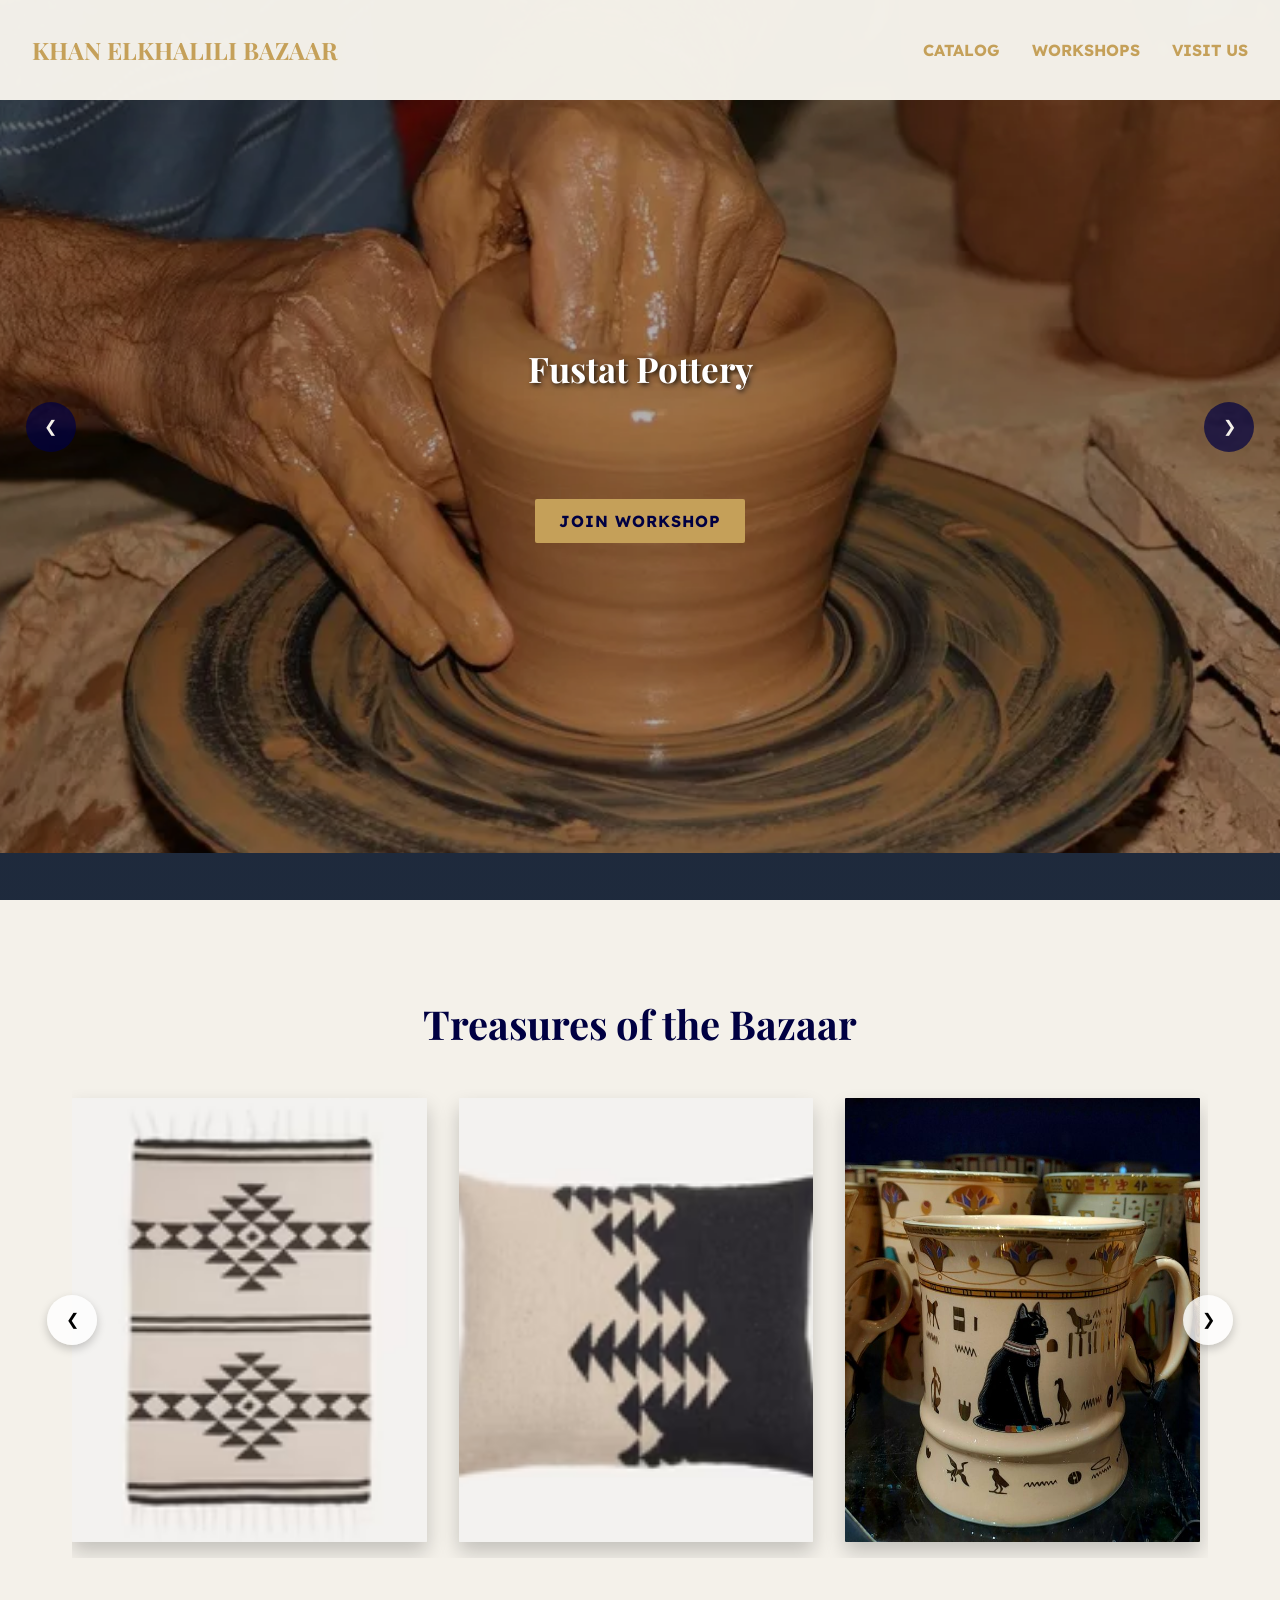
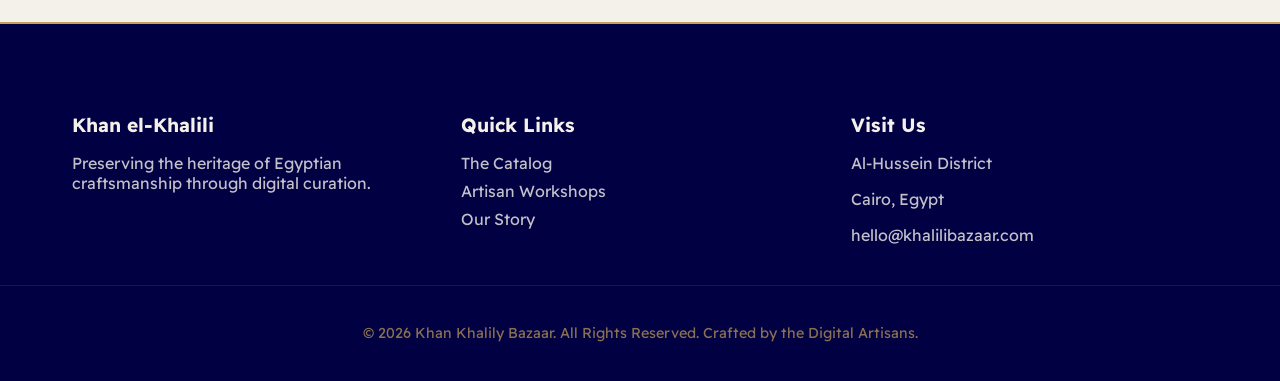
<file: index.html>
<!DOCTYPE html>
<html lang="en">

<head>
    <meta charset="UTF-8">
    <meta name="viewport" content="width=device-width, initial-scale=1.0">
    <link rel="preconnect" href="https://fonts.googleapis.com">
    <link rel="preconnect" href="https://fonts.gstatic.com" crossorigin>
    <link
        href="https://fonts.googleapis.com/css2?family=Playfair+Display:ital,wght@0,400..900;1,400..900&family=Readex+Pro:wght@160..700&display=swap"
        rel="stylesheet">
    <link rel="preconnect" href="https://fonts.googleapis.com">
    <link rel="preconnect" href="https://fonts.gstatic.com" crossorigin>
    <link href="https://fonts.googleapis.com/css2?family=Readex+Pro:wght@160..700&display=swap" rel="stylesheet">
    <link rel="icon" type="image/png" href="images/fav-icon.jpg">
    <link rel="stylesheet" href="style.css">
    <title>Khan Elkhalili Bazaar</title>
</head>

<body>
    <header class="site-header">
        <nav class="nav">
            <div>
                <a href="index.html" class="logo">Khan Elkhalili Bazaar</a>
            </div>
            <ul class="nav-urls">
                <li><a href="catalog.html">Catalog</a></li>
                <li><a href="workshops.html">Workshops</a></li>
                <li><a href="visit.html">Visit Us</a></li>
            </ul>
        </nav>
    </header>
    <section class="home-workshops-parallax">
        <div class="workshops-overlay">
            <div class="workshop-carousel-container">
                <button class="carousel-btn left-btn" id="ws-left">&#10094;</button>

                <div class="workshop-track" id="workshop-track">

                    <div class="ws-slide">
                        <img src="images/Workshops/Pottery-Fustat.webp" alt="Pottery Workshop">
                        <div class="ws-slide-content">
                            <h3>Fustat Pottery</h3>
                            <p class="ws-desc">Shape the clay of the Nile and learn ancient wheel-throwing techniques
                                from master artisans.</p>
                            <a href="workshops.html#pottery" class="btn-flash">Join Workshop</a>
                        </div>
                    </div>

                    <div class="ws-slide">
                        <img src="images/Workshops/jewellerycraftsmanship-jpg.webp" alt="MetalWork Workshop">
                        <div class="ws-slide-content">
                            <h3>Brass Forging</h3>
                            <p class="ws-desc">Master the hammer and anvil to create intricate, luminous brass lanterns
                                and bowls.</p>
                            <a href="workshops.html#metalwork" class="btn-flash">Join Workshop</a>
                        </div>
                    </div>

                    <div class="ws-slide">
                        <img src="images/Workshops/weaving-no-person.jpg" alt="Weaving Workshop">
                        <div class="ws-slide-content">
                            <h3>Arabesque Weaving</h3>
                            <p class="ws-desc">Sit at a traditional loom and weave vibrant cottons and silks. Understand
                                the mathematics and patience behind Egypt's world-renowned textiles.</p>
                            <a href="workshops.html#Weaving" class="btn-flash">Join Workshop</a>
                        </div>
                    </div>
                </div>

                <button class="carousel-btn right-btn" id="ws-right">&#10095;</button>
            </div>
        </div>
    </section>

    <section id="home-catalog">
        <div class="catalog-slider-wrapper">
            <h2>Treasures of the Bazaar</h2>

            <div class="slider-container">
                <!-- Navigation Arrows -->
                <button class="slider-btn prev-btn" id="slide-left">&#10094;</button>

                <!-- The Sliding Track -->
                <div class="slider-track" id="catalog-track">

                    <!-- Product 1 -->
                    <div class="catalog-card">
                        <img src="images/BaladiHome_Rug_Amal01_150x150.avif" alt="Baladi Home Rug">
                        <div class="card-overlay">
                            <h3>Amal Rug</h3>
                            <a href="catalog.html" class="btn-primary">View Catalog</a>
                        </div>
                    </div>

                    <!-- Product 2 -->
                    <div class="catalog-card">
                        <img src="images/BaladiHome_Pillow_Nour01_150x150.avif" alt="Baladi Home Pillow">
                        <div class="card-overlay">
                            <h3>Nour Pillow</h3>
                            <a href="catalog.html" class="btn-primary">View Catalog</a>
                        </div>
                    </div>

                    <!-- Product 3 -->
                    <div class="catalog-card">
                        <img src="images/products/vintage egyptian mug.jpg" alt="Vintage Egyptian Mug">
                        <div class="card-overlay">
                            <h3>Vintage Mug</h3>
                            <a href="catalog.html" class="btn-primary">View Catalog</a>
                        </div>
                    </div>

                    <!-- Product 4 (Placeholder to show scrolling) -->
                    <div class="catalog-card">
                        <img src="images/BaladiHome_Rug_Amal01_150x150.avif" alt="Placeholder">
                        <div class="card-overlay">
                            <h3>Brass Lantern</h3>
                            <a href="catalog.html" class="btn-primary">View Catalog</a>
                        </div>
                    </div>

                </div>

                <button class="slider-btn next-btn" id="slide-right">&#10095;</button>
            </div>
        </div>
    </section>
    <footer class="site-footer">
        <div class="footer-grid">
            <div class="footer-col">
                <h4>Khan el-Khalili</h4>
                <p>Preserving the heritage of Egyptian craftsmanship through digital curation.</p>
            </div>
            <div class="footer-col">
                <h4>Quick Links</h4>
                <a href="catalog.html">The Catalog</a>
                <a href="workshops.html">Artisan Workshops</a>
                <a href="#">Our Story</a>
            </div>
            <div class="footer-col">
                <h4>Visit Us</h4>
                <p>Al-Hussein District</p>
                <p>Cairo, Egypt</p>
                <p>hello@khalilibazaar.com</p>
            </div>
        </div>
        <div class="footer-bottom">
            <p>&copy; 2026 Khan Khalily Bazaar. All Rights Reserved. Crafted by the Digital Artisans.</p>
        </div>
    </footer>
    <script src="script.js"></script>
</body>

</html>
</file>
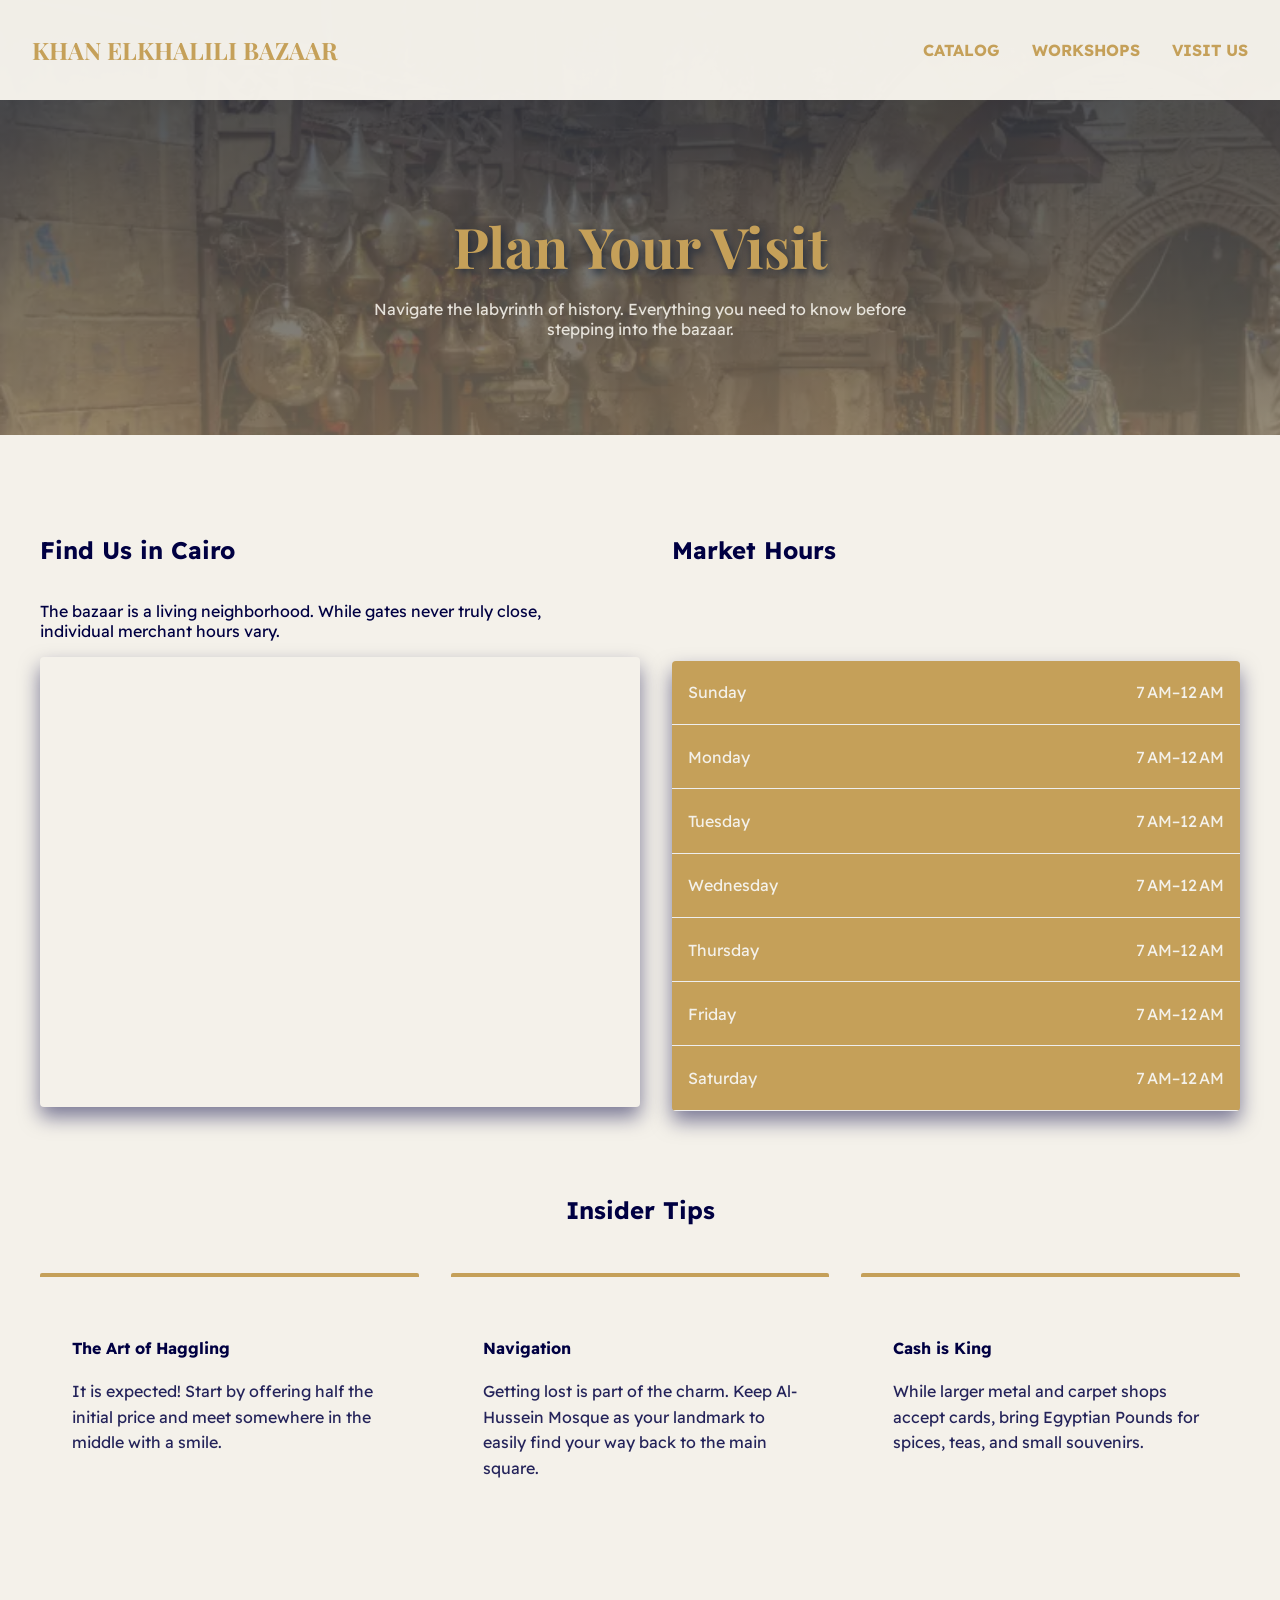
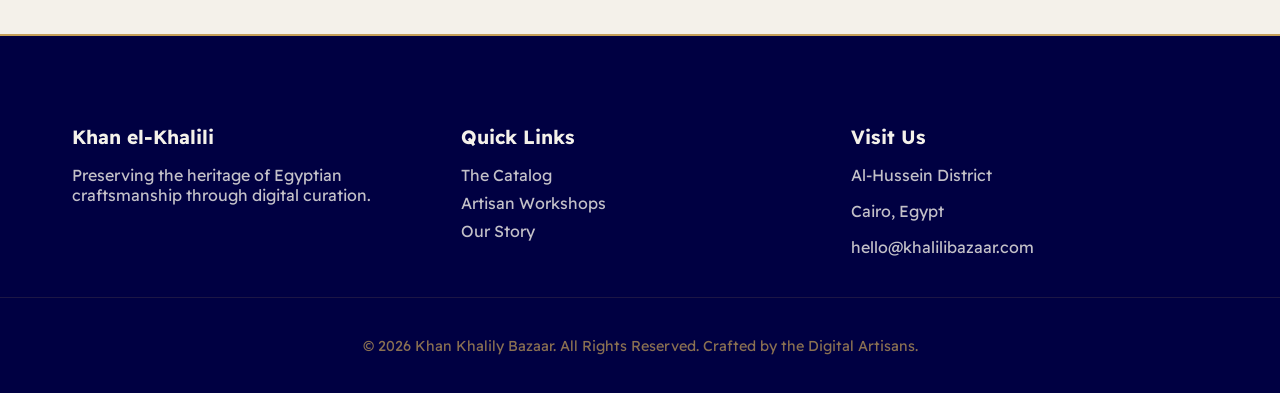
<file: visit.html>
<!DOCTYPE html>
<html lang="en">

<head>
    <meta charset="UTF-8">
    <meta name="viewport" content="width=device-width, initial-scale=1.0">
    <link rel="preconnect" href="https://fonts.googleapis.com">
    <link rel="preconnect" href="https://fonts.gstatic.com" crossorigin>
    <link href="https://fonts.googleapis.com/css2?family=Readex+Pro:wght@160..700&display=swap" rel="stylesheet">
    <link rel="preconnect" href="https://fonts.googleapis.com">
    <link rel="preconnect" href="https://fonts.gstatic.com" crossorigin>
    <link
        href="https://fonts.googleapis.com/css2?family=Playfair+Display:ital,wght@0,400..900;1,400..900&family=Readex+Pro:wght@160..700&display=swap"
        rel="stylesheet">
    <link rel="icon" type="image/png" href="images/fav-icon.jpg">
    <link rel="stylesheet" href="style.css">
    <title>Plan Your Visit | Khan Elkhalili Bazaar</title>
</head>

<body>
    <header class="site-header">
        <nav class="nav">
            <div>
                <!-- make the logo embedded with a hyperlink to home -->
                <a href="index.html" class="logo">Khan Elkhalili Bazaar</a>
            </div>
            <ul class="nav-urls">
                <!-- make the links on the far right side of the logo -->
                <li><a href="catalog.html">Catalog</a></li>
                <li><a href="workshops.html">Workshops</a></li>
                <li><a href="visit.html">Visit Us</a></li>
            </ul>
        </nav>
    </header>
    <main class="Visit">
        <section class="page-hero"
            style="background-image: linear-gradient(rgba(26, 38, 57, 0.86), rgba(246, 211, 147, 0.729)), url(images/khan-EL-Khalili-Bazaar-EgyptaTours-1.webp)">
            <div class="hero-text">
                <h1>Plan Your Visit</h1>
                <div class="accent-divider"></div>
                <p>Navigate the labyrinth of history. Everything you need to know before stepping into the bazaar.</p>
            </div>
        </section>

        <section class="map-hours-section">
            <div class="map-hours-container">
                <div class="map-container">
                    <h2>Find Us in Cairo</h2>
                    <p>The bazaar is a living neighborhood. While gates never truly close, individual merchant hours
                        vary.</p>
                    <div class="map-wrapper">
                        <iframe
                            src="https://www.google.com/maps/embed?pb=!1m16!1m11!1m3!1d3!2d31.2273658!3d30.034385999999998!2m2!1f0!2f90!3m2!1i1024!2i768!4f75!3m3!1m2!1s0x14584700537e5a9b%3A0x31c8538a9d5cfabd!2sBazaar%20khan%20El%20Khalili%20gift%20shop!4v1777764810490"
                            width="600" height="450" style="border:0;" allowfullscreen="" loading="lazy"
                            referrerpolicy="no-referrer-when-downgrade"></iframe>
                    </div>
                </div>


                <div class="hours-container">
                    <h2>Market Hours</h2>
                    <table class="hours-table">
                        <tr>
                            <td>Sunday</td>
                            <td class="time">7 AM–12 AM</td>
                        </tr>
                        <tr>
                            <td>Monday</td>
                            <td class="time">7 AM–12 AM</td>
                        </tr>
                        <tr>
                            <td>Tuesday</td>
                            <td class="time">7 AM–12 AM</td>
                        </tr>
                        <tr>
                            <td>Wednesday</td>
                            <td class="time">7 AM–12 AM</td>
                        </tr>
                        <tr>
                            <td>Thursday</td>
                            <td class="time">7 AM–12 AM</td>
                        </tr>
                        <tr>
                            <td>Friday</td>
                            <td class="time">7 AM–12 AM</td>
                        </tr>
                        <tr>
                            <td>Saturday</td>
                            <td class="time">7 AM–12 AM</td>
                        </tr>
                    </table>
                </div>
        </section>
        <section class="tips-section">
            <h2>Insider Tips</h2>
            <div class="tips-grid">
                <div class="tip-card">
                    <h4>The Art of Haggling</h4>
                    <p>It is expected! Start by offering half the initial price and meet somewhere in the middle with a
                        smile.</p>
                </div>

                <div class="tip-card">
                    <h4>Navigation</h4>
                    <p>Getting lost is part of the charm. Keep Al-Hussein Mosque as your landmark to easily find your
                        way back to the main square.</p>
                </div>

                <div class="tip-card">
                    <h4>Cash is King</h4>
                    <p>While larger metal and carpet shops accept cards, bring Egyptian Pounds for spices, teas, and
                        small souvenirs.</p>
                </div>
            </div>
        </section>
        <footer class="site-footer">
            <div class="footer-grid">
                <div class="footer-col">
                    <h4>Khan el-Khalili</h4>
                    <p>Preserving the heritage of Egyptian craftsmanship through digital curation.</p>
                </div>
                <div class="footer-col">
                    <h4>Quick Links</h4>
                    <a href="catalog.html">The Catalog</a>
                    <a href="workshops.html">Artisan Workshops</a>
                    <a href="#">Our Story</a>
                </div>
                <div class="footer-col">
                    <h4>Visit Us</h4>
                    <p>Al-Hussein District</p>
                    <p>Cairo, Egypt</p>
                    <p>hello@khalilibazaar.com</p>
                </div>
            </div>
            <div class="footer-bottom">
                <p>&copy; 2026 Khan Khalily Bazaar. All Rights Reserved. Crafted by the Digital Artisans.</p>
            </div>
        </footer>

        <script src="script.js"></script>
</body>

</html>
</file>
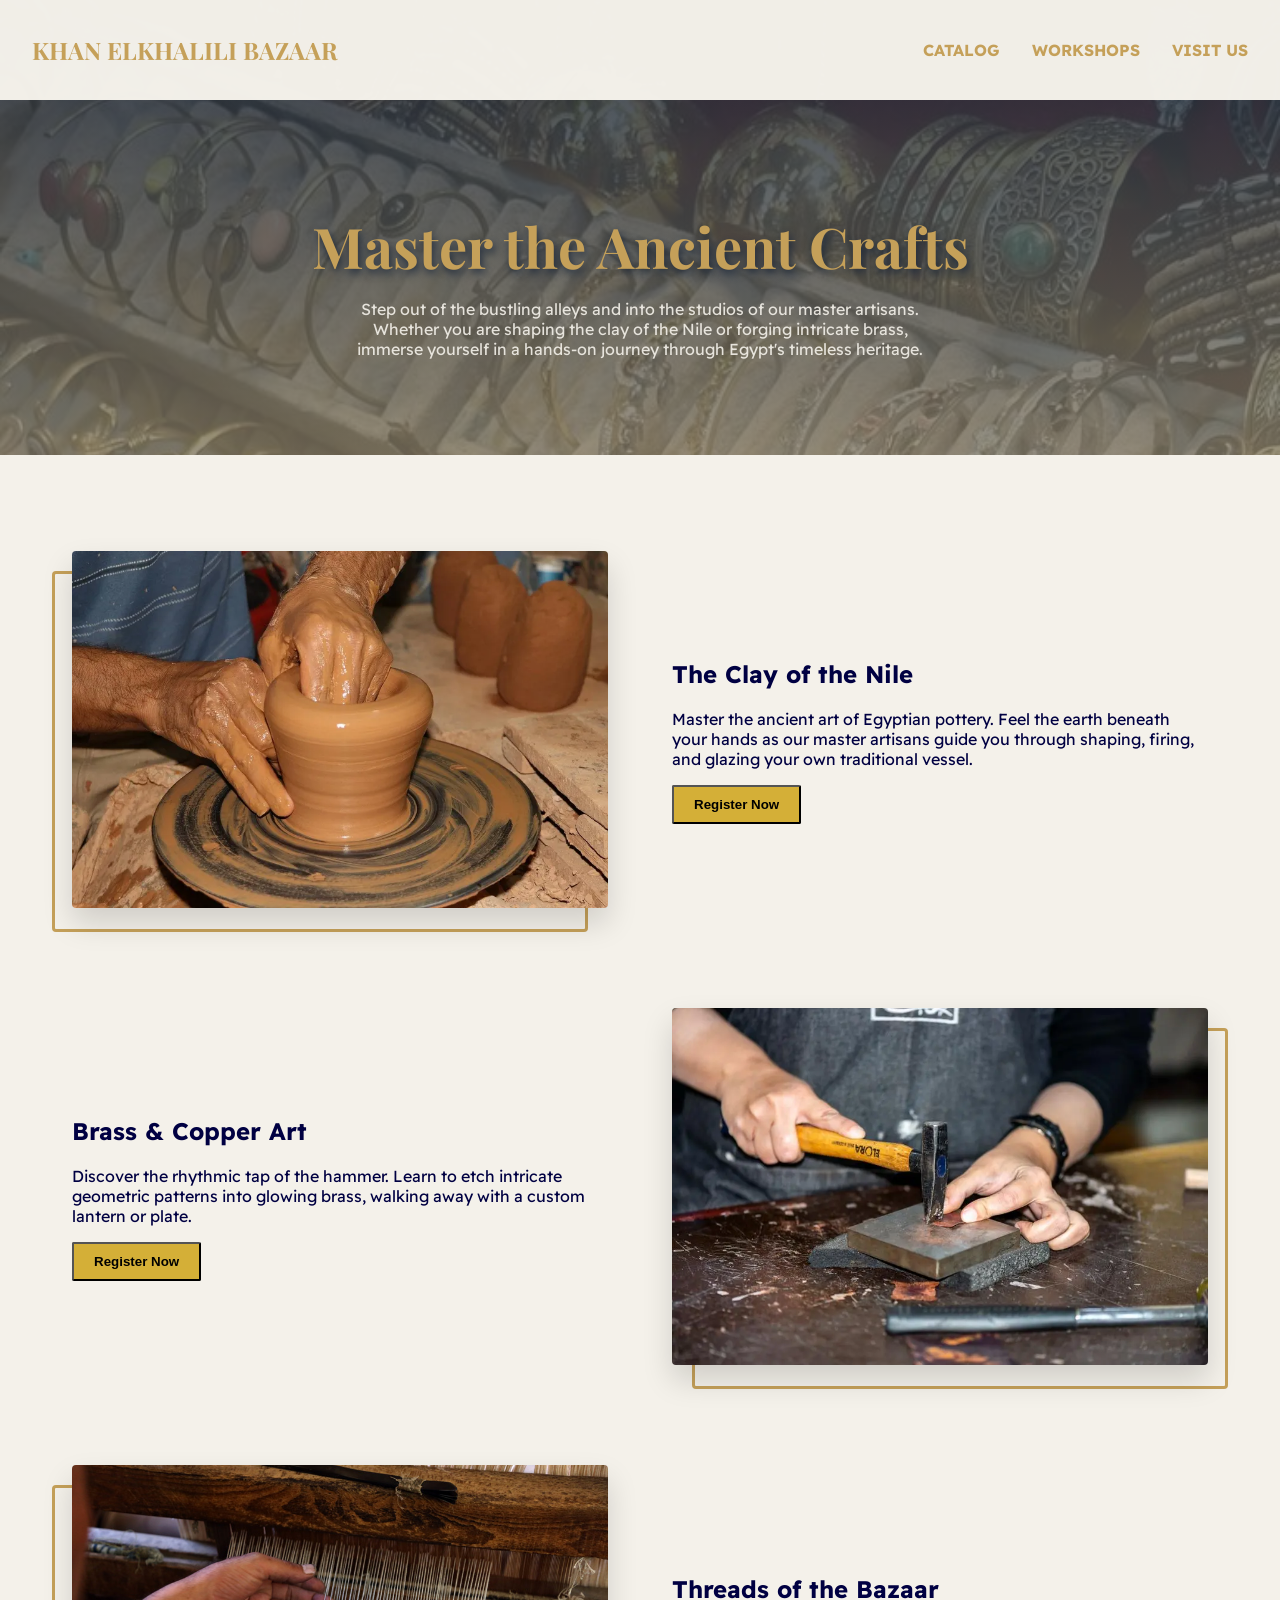
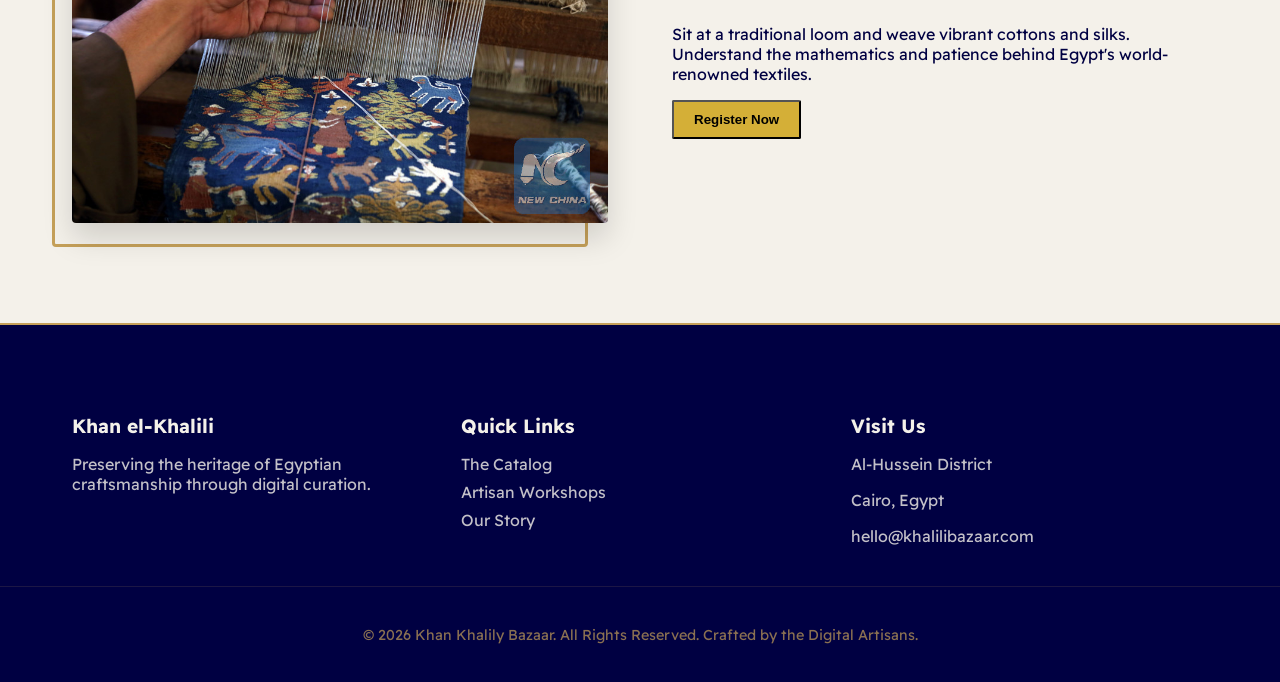
<file: workshops.html>
<!DOCTYPE html>
<html lang="en">

<head>
    <meta charset="UTF-8">
    <meta name="viewport" content="width=device-width, initial-scale=1.0">
    <link rel="preconnect" href="https://fonts.googleapis.com">
    <link rel="preconnect" href="https://fonts.gstatic.com" crossorigin>
    <link href="https://fonts.googleapis.com/css2?family=Readex+Pro:wght@160..700&display=swap" rel="stylesheet">
    <link rel="preconnect" href="https://fonts.googleapis.com">
    <link rel="preconnect" href="https://fonts.gstatic.com" crossorigin>
    <link
        href="https://fonts.googleapis.com/css2?family=Playfair+Display:ital,wght@0,400..900;1,400..900&family=Readex+Pro:wght@160..700&display=swap"
        rel="stylesheet">
    <link rel="icon" type="image/png" href="images/fav-icon.jpg">
    <link rel="stylesheet" href="style.css">
    <title>Khan Elkhalili Bazaar</title>
</head>

<body>
    <header class="site-header">
        <nav class="nav">
            <div>
                <a href="index.html" class="logo">Khan Elkhalili Bazaar</a>
            </div>
            <ul class="nav-urls">
                <li><a href="catalog.html">Catalog</a></li>
                <li><a href="workshops.html">Workshops</a></li>
                <li><a href="visit.html">Visit Us</a></li>
            </ul>
        </nav>
    </header>

    <main>
        <section class="page-hero"
            style="background-image: linear-gradient(rgba(26, 38, 57, 0.86), rgba(246, 211, 147, 0.729)), url(images/handmade\ accessories.jpg)">
            <div class=" hero-text">
                <h1>Master the Ancient Crafts</h1>
                <div class="accent-divider"></div>
                <p>Step out of the bustling alleys and into the studios of our master artisans. Whether you are shaping
                    the clay of the Nile or forging intricate brass, immerse yourself in a hands-on journey through
                    Egypt's timeless heritage.</p>
            </div>
        </section>

        <section class="workshop-zigzag" id="pottery">
            <div class="zigzag-img">
                <img src="images/Workshops/Pottery-Fustat.webp" alt="Pottery WorkShop in Cairo">
                <div class="img-accent-border"></div>
            </div>
            <div class="zigzag-text">
                <h2>The Clay of the Nile</h2>
                <p>Master the ancient art of Egyptian pottery. Feel the earth beneath your hands as our master artisans
                    guide you through shaping, firing, and glazing your own traditional vessel.</p>
                <button class="btn-primary" onclick="openModal('The Clay of the Nile', 'May 15, 2026')">Register
                    Now</button>
            </div>
        </section>

        <section class="workshop-zigzag reverse" id="metalwork">
            <div class="zigzag-img">
                <img src="images/Workshops/jewellerycraftsmanship-jpg.webp" alt="Accessories WorkShop in Cairo">
                <div class="img-accent-border"></div>
            </div>
            <div class="zigzag-text">
                <h2>Brass & Copper Art</h2>
                <p>Discover the rhythmic tap of the hammer. Learn to etch intricate geometric patterns into glowing
                    brass, walking away with a custom lantern or plate.</p>
                <button class="btn-primary" onclick="openModal('Brass & Copper Art', 'May 18, 2026')">Register
                    Now</button>
            </div>
        </section>
        <section class="workshop-zigzag" id="Weaving">
            <div class="zigzag-img">
                <img src="images/Workshops/weaving-no-person.jpg" alt="Weaving WorkShop in Cairo">
                <div class="img-accent-border"></div>
            </div>
            <div class="zigzag-text">
                <h2>Threads of the Bazaar</h2>
                <p>Sit at a traditional loom and weave vibrant cottons and silks. Understand the mathematics and
                    patience behind Egypt's world-renowned textiles.</p>
                <button class="btn-primary" onclick="openModal('Threads of the Bazaar', 'May 21, 2026')">Register
                    Now</button>
            </div>
        </section>


        <dialog id="reg-modal" class="modern-modal">
            <button class="close-btn" onclick="closeRegModal()">&times;</button>
            <div class="modal-content">
                <h3 id="modal-title">Book Your Workshop</h3>
                <form id="regForm">
                    <input type="hidden" id="workshop-selection" name="workshop">

                    <label>Traveler Name:</label>
                    <input type="text" required>

                    <label for="email">Email:</label>
                    <input type="email" required id="email"><br>

                    <label for="workshop-date">Date:</label>
                    <input type="date" id="workshop-date" name="workshop-date" readonly required>

                    <button type="submit" class="btn-primary">Confirm Booking</button>
                </form>
                <div id="successMessage">
                    <h3>Booking Confirmed!</h3>
                    <p>We look forward to hosting you. Your spot is reserved.</p>
                </div>
            </div>
        </dialog>
    </main>

    <footer class="site-footer">
        <div class="footer-grid">
            <div class="footer-col">
                <h4>Khan el-Khalili</h4>
                <p>Preserving the heritage of Egyptian craftsmanship through digital curation.</p>
            </div>
            <div class="footer-col">
                <h4>Quick Links</h4>
                <a href="catalog.html">The Catalog</a>
                <a href="workshops.html">Artisan Workshops</a>
                <a href="#">Our Story</a>
            </div>
            <div class="footer-col">
                <h4>Visit Us</h4>
                <p>Al-Hussein District</p>
                <p>Cairo, Egypt</p>
                <p>hello@khalilibazaar.com</p>
            </div>
        </div>
        <div class="footer-bottom">
            <p>&copy; 2026 Khan Khalily Bazaar. All Rights Reserved. Crafted by the Digital Artisans.</p>
        </div>
    </footer>

    <script src="script.js"></script>
</body>

</html>
</file>
<file: style.css>
* {
    box-sizing: border-box;
}

:root {
    --bg-color: #f4f1ea;
    --accent-color: #c5a059;
    --text-color: #000042;
}

html {
    scroll-behavior: smooth;
}

h1 {
    font-family: 'Playfair Display', sans-serif;
}

body {
    font-family: 'Readex Pro', sans-serif;
    background-color: var(--bg-color);
    color: var(--text-color);
    margin: 0;
    padding: 0;
}


.site-header {
    text-align: center;
    padding: 1.5rem 2rem;
    background-color: rgba(244, 241, 234, 0.99);
    color: var(--bg-color);
    position: fixed;
    transition: ease;
    width: 100%;
    z-index: 1000;
    top: 0;
    left: 0;
    color: var(--text-color);
    transition: transform 0.4s ease, padding 0.4s ease, background-color 0.4s ease, box-shadow 0.4s ease;

}

.site-header.compact {
    padding: 0.5rem 2rem;
    background: rgba(26, 38, 57, 0.95);
    backdrop-filter: blur(10px);
    box-shadow: 0 4px 20px rgba(0, 0, 66, 0.2);
}

.site-header .nav-urls {
    list-style: none;
    display: flex;
    gap: 2rem;
}


.site-header a {
    text-decoration: none;
    font-weight: bold;
    text-transform: uppercase;
    color: var(--accent-color);
}

.logo {
    text-decoration: none;
    font-family: 'Playfair Display', sans-serif;
    color: var(--accent-color);
    font-size: 1.5rem;
    font-weight: bold;
}

.nav {
    display: flex;
    justify-content: space-between;
    align-items: center;
    width: 100%;
}

/* ===== INDEX.HTML STYLES ===== */

.home-workshops-parallax {
    position: relative;
    background: linear-gradient(180deg, rgba(20, 25, 40, 0.95), rgba(26, 38, 57, 0.98));
    background-attachment: fixed;
    background-size: cover;
    background-position: center;
    min-height: 100vh;
    display: flex;
    align-items: stretch;
}

.workshops-overlay {
    position: relative;
    background: transparent;
    padding: 0;
    text-align: center;
    width: 100%;
    height: 100%;
    display: flex;
    flex-direction: column;
    justify-content: center;
}

.workshop-carousel-container {
    position: relative;
    width: 100%;
    margin: 0 auto;
    flex: 1;
    display: flex;
    align-items: center;
    height: 100%;
}

.workshop-track {
    display: flex;
    overflow-x: auto;
    scroll-behavior: smooth;
    padding: 0;
    scroll-snap-type: x mandatory;
    width: 100%;
    flex: 1;
    gap: 0;
}

.workshop-track::-webkit-scrollbar {
    display: none;
}

.ws-slide {
    position: relative;
    min-width: 100%;
    flex: 0 0 100%;
    height: 100%;
    overflow: hidden;
    scroll-snap-align: center;
    display: flex;
    align-items: center;
    justify-content: center;
}

.ws-slide img {
    width: 100%;
    height: 100%;
    object-fit: cover;
    transform: scale(1.15);
    filter: brightness(0.7);
    transition: transform 0.6s ease, filter 0.6s ease;
}

.ws-slide-content {
    position: absolute;
    width: 100%;
    height: 100%;
    display: flex;
    flex-direction: column;
    align-items: center;
    justify-content: center;
    padding: 5rem;
    text-align: center;
}

.ws-slide-content h3 {
    color: white;
    font-family: 'Playfair Display', serif;
    font-size: 2.2rem;
    margin-bottom: 1rem;
    text-shadow: 2px 2px 5px rgba(0, 0, 0, 0.8);
    transition: transform 0.4s ease;
}

.ws-desc {
    color: #f0f0f0;
    font-family: 'Readex Pro', sans-serif;
    margin-bottom: 1.5rem;
    line-height: 1.6;
    max-width: 600px;
    opacity: 0;
    transform: translateY(20px);
    transition: opacity 0.4s ease, transform 0.4s ease;
}

/* ==========================================
   THE HOVER STATE (Zoom Out & Darken)
========================================== */
.ws-slide:hover img {
    transform: scale(1);
    filter: brightness(0.3);
}

.ws-slide:hover .ws-desc {
    opacity: 1;
    transform: translateY(0);
}

.ws-slide:hover .ws-slide-content h3 {
    transform: translateY(-10px);
}

.carousel-btn {
    position: absolute;
    top: 50%;
    transform: translateY(-50%);
    background: rgba(0, 0, 66, 0.7);
    color: var(--bg-color);
    font-size: 1rem;
    width: 50px;
    height: 50px;
    border-radius: 50%;
    cursor: pointer;
    z-index: 10;
    border: none;
    transition: background-color 0.3s ease, transform 0.2s ease;
}

.carousel-btn:hover {
    background: var(--accent-color);
    transform: translateY(-50%) scale(1.1);
}

.carousel-btn.left-btn {
    left: 2%;
}

.carousel-btn.right-btn {
    right: 2%;
}

/* ==========================================
   WORKSHOP SLIDER BUTTON ANIMATION
========================================== */
@keyframes buttonFlash {
    0% {
        box-shadow: 0 0 0 0 rgba(197, 160, 89, 0.7);
    }

    70% {
        box-shadow: 0 0 0 15px rgba(197, 160, 89, 0);
    }

    100% {
        box-shadow: 0 0 0 0 rgba(197, 160, 89, 0);
    }
}

.btn-flash {
    background: var(--accent-color);
    color: var(--text-color);
    padding: 12px 24px;
    text-decoration: none;
    font-weight: bold;
    border-radius: 2px;
    animation: buttonFlash 2s infinite;
    transition: transform 0.2s ease;
    display: inline-block;
    border: none;
    cursor: pointer;
    font-family: 'Readex Pro', sans-serif;
    text-transform: uppercase;
    letter-spacing: 1px;
}

.btn-flash:hover {
    transform: scale(1.05);
}

.catalog-slider-wrapper {
    max-width: 1200px;
    margin: 0 auto;
    padding: 4rem 2rem;
    text-align: center;
}

.catalog-slider-wrapper h2 {
    font-family: 'Playfair Display';
    font-size: 2.5rem;
    margin-bottom: 2rem;
    color: var(--text-color);
}

.slider-container {
    position: relative;
    display: flex;
    align-items: center;
}

.slider-track {
    display: flex;
    gap: 2rem;
    overflow-x: auto;
    scroll-snap-type: x mandatory;
    scroll-behavior: smooth;
    padding: 1rem 0;
    width: 100%;
    -ms-overflow-style: none;
    scrollbar-width: none;
}

.slider-track::-webkit-scrollbar {
    display: none;
}

.catalog-card {
    position: relative;
    flex: 0 0 calc(33.333% - 1.5rem);
    min-width: 280px;
    aspect-ratio: 4/5;
    border-radius: 1px;
    overflow: hidden;
    scroll-snap-align: center;
    box-shadow: 0 10px 20px rgba(0, 0, 0, 0.2);
    transition: transform 0.3s ease;
}

.catalog-card:hover {
    transform: translateY(-5px);
}

.catalog-card img {
    width: 100%;
    height: 100%;
    object-fit: cover;
    transition: transform 0.5s ease;
}

.catalog-card:hover img {
    transform: scale(1.05);
}

.card-overlay {
    position: absolute;
    bottom: 0;
    left: 0;
    width: 100%;
    padding: 2rem 1.5rem;
    background: linear-gradient(to top, rgba(0, 0, 0, 0.9), transparent);
    display: flex;
    flex-direction: column;
    align-items: flex-start;
    justify-content: flex-end;
    opacity: 0;
    transform: translateY(20px);
    transition: all 0.3s ease;
}

.catalog-card:hover .card-overlay {
    opacity: 1;
    transform: translateY(0);
}

.card-overlay h3 {
    color: #fff;
    margin-bottom: 10px;
    font-size: 1.25rem;
}

.btn-primary {
    background-color: #d4af37;
    color: #000;
    padding: 10px 20px;
    text-decoration: none;
    font-weight: bold;
    border-radius: 2px;
    transition: background-color 0.2s ease;
}

.btn-primary:hover {
    background-color: var(--text-color);
    color: var(--accent-color);
}

.slider-btn {
    position: absolute;
    top: 50%;
    transform: translateY(-50%);
    background: rgba(255, 255, 255, 0.8);
    border: none;
    border-radius: 50%;
    width: 50px;
    height: 50px;
    font-size: 1rem;
    cursor: pointer;
    z-index: 10;
    transition: all 0.2s ease;
    box-shadow: 0 4px 10px rgba(0, 0, 0, 0.2);
}

.slider-btn:hover {
    background: #fff;
    transform: translateY(-50%) scale(1.1);
}

.prev-btn {
    left: -25px;
}

.next-btn {
    right: -25px;
}

/* ===== CATALOG.HTML STYLES ===== */

.page-hero {
    background-repeat: no-repeat;
    background-size: cover;
    color: var(--bg-color);
    padding: 12rem 2rem 6rem 2rem;
    text-align: center;
    z-index: 10;
    background-attachment: fixed;
}

.page-hero h1 {
    font-size: 3.5rem;
    margin: 1rem;
    color: var(--accent-color);
    text-shadow: 2px 4px 8px rgba(26, 38, 57, 0.9);
}

.page-hero p {
    font-size: 1rem;
    width: 600px;
    margin: 0 auto;
    opacity: 0.9;
}

.catalog-grid {
    display: grid;
    grid-template-columns: repeat(auto-fit, minmax(240px, 1fr));
    gap: 2rem;
    padding: 2rem 0;
    max-width: 1200px;
    margin: 0 auto;
    grid-auto-flow: dense;
}

.product-card {
    background: var(--bg-color);
    border-radius: 3px;
    overflow: hidden;
    box-shadow: 0 10px 20px rgba(0, 0, 0, 0.03);
    border: 1px solid transparent;
    transition: border 0.4s ease, box-shadow 0.4s ease;
}

.product-card:hover {
    box-shadow: 0 15px 30px rgba(0, 0, 0, 0.08);
    border: 1px solid rgba(197, 160, 89, 0.4);
}

.product-img-wrapper {
    position: relative;
    width: 100%;
    height: 240px;
    overflow: hidden;
}

.product-img-wrapper img {
    width: 100%;
    height: 100%;
    object-fit: cover;
    transition: transform 0.5s ease;
}

.product-overlay {
    position: absolute;
    top: 0;
    left: 0;
    width: 100%;
    height: 100%;
    background-color: rgba(26, 38, 57, 0.4);
    display: flex;
    align-items: center;
    justify-content: center;
    opacity: 0;
    transition: opacity 0.3s ease;
}

.product-card:hover .product-img-wrapper img {
    transform: scale(1.05);
}

.product-card:hover .product-overlay {
    opacity: 1;
}

.btn-quick-view {
    background-color: var(--accent-color);
    color: var(--text-color);
    border: none;
    padding: 10px 24px;
    font-family: 'Readex Pro', sans-serif;
    font-weight: bold;
    text-transform: uppercase;
    letter-spacing: 1px;
    border-radius: 2px;
    cursor: pointer;
    transform: translateY(20px);
    transition: transform 0.3s ease;
}

.btn-quick-view {
    background-color: var(--accent-color);
    color: var(--text-color);
}

.product-card:hover .btn-quick-view {
    transform: translateY(0);
}

.product-info {
    padding: 1rem;
    background-color: var(--bg-color);
    text-align: left;
}

.product-category {
    font-size: 0.6rem;
    text-transform: uppercase;
    letter-spacing: 1.5px;
    color: var(--accent-color);
    margin-bottom: 0.5rem;
    display: block;
}

.product-title {
    font-family: 'Playfair Display', sans-serif;
    font-size: 1rem;
    color: var(--text-color);
    margin: 0 0 0.5rem 0;
}

.product-price {
    font-family: 'Readex Pro', sans-serif;
    font-size: .8rem;
    font-weight: bold;
    color: var(--text-color);
    opacity: 0.8;
}

.feature-card {
    grid-column: span 2;
    height: 380px;
}

.artisan-card {
    position: relative;
    display: flex;
    align-items: flex-end;
}

.artisan-card img {
    position: absolute;
    top: 0;
    left: 0;
    width: 100%;
    height: 100%;
    mix-blend-mode: multiply;
    object-fit: cover;
    z-index: 1;
    filter: contrast(1.1) sepia(0.2);
    transition: transform 0.6s ease;
}

.artisan-overlay {
    position: relative;
    z-index: 2;
    background: linear-gradient(to top, rgba(26, 38, 57, 0.95), transparent);
    width: 100%;
    padding: 3rem 2rem 2rem 2rem;
    color: var(--text-color);
    transform: translateY(60px);
    transition: transform 0.4s ease;
    box-shadow: var(--text-color);
}

.artisan-card:hover .artisan-overlay {
    transform: translateY(0);
}

.team-members {
    margin-top: 1.5rem;
    opacity: 0;
    transition: opacity 0.4s ease 0.2s;
}

.artisan-card:hover .team-members {
    opacity: 1;
}

.member {
    display: flex;
    justify-content: space-between;
    border-bottom: 1px solid rgba(197, 160, 89, 0.3);
    padding: 0.5rem 0;
    color: var(--bg-color);
}

.member .name {
    color: var(--accent-color);
    font-weight: bold;
}

.process-card {
    position: relative;
    background: #000;
}

.process-card video {
    width: 100%;
    height: 100%;
    object-fit: cover;
    opacity: 0.7;
    transition: opacity 0.4s ease;
}

.process-card:hover video {
    opacity: 0.4;
}

.process-text {
    position: absolute;
    top: 50%;
    left: 50%;
    transform: translate(-50%, -50%);
    text-align: center;
    width: 80%;
    color: var(--bg-color);
}

.process-text h3 {
    color: var(--accent-color);
    font-size: 2rem;
    margin-bottom: 0.5rem;
}

.material-card {
    position: relative;
    display: flex;
    align-items: center;
    justify-content: center;
    text-align: center;
}

.material-bg {
    position: absolute;
    top: 0;
    left: 0;
    width: 100%;
    height: 100%;
    background-size: cover;
    background-position: center;
    filter: brightness(0.6);
    transition: filter 0.4s ease, transform 0.8s ease;
}

.material-card:hover .material-bg {
    filter: brightness(0.4);
    transform: scale(1.05);
}

.material-content {
    position: relative;
    z-index: 2;
    padding: 2rem;
    max-width: 400px;
    color: var(--bg-color);
}

.badge {
    display: inline-block;
    background: var(--accent-color);
    color: var(--bg-color);
    padding: 4px 12px;
    font-size: 0.8rem;
    text-transform: uppercase;
    letter-spacing: 2px;
    margin-bottom: 1rem;
    border-radius: 20px;
}

.product-modal {
    padding: 0;
    border: none;
    border-radius: 4px;
    background: var(--bg-color);
    max-width: 900px;
    width: 90%;
    box-shadow: 0 25px 50px rgba(0, 0, 0, 0.3);
}

.product-modal::backdrop {
    background: rgba(26, 38, 57, 0.8);
    backdrop-filter: blur(5px);
    -webkit-backdrop-filter: blur(5px);
}

#close-quick-view {
    position: absolute;
    top: 15px;
    right: 20px;
    font-size: 2.5rem;
    background: none;
    border: none;
    color: var(--text-color);
    cursor: pointer;
    z-index: 10;
    line-height: 1;
    transition: transform 0.2s ease;
}

#close-quick-view:hover {
    transform: scale(1.1);
    color: var(--accent-color);
}

.product-modal-content {
    display: flex;
    flex-direction: row;
    width: 100%;
    min-height: 400px;
}

.modal-img-container {
    flex: 1 1 50%;
    min-width: 50%;
    background: #111;
}

.modal-img-container img {
    width: 100%;
    height: 100%;
    object-fit: cover;
    display: block;
}

.modal-details {
    flex: 1 1 50%;
    padding: 3rem;
    display: flex;
    flex-direction: column;
    justify-content: center;
}

/* ===== VISIT.HTML STYLES ===== */

.map-hours-section {
    padding: 5rem 2rem 2rem 2rem;
    background-color: var(--bg-color);
}

.map-hours-container {
    max-width: 1200px;
    margin: 0 auto;
    display: flex;
    flex-wrap: wrap;
    gap: 4rem;
}

.map-container,
.hours-container {
    flex: 1;
    min-width: 300px;
    justify-content: space-between;
    box-sizing: border-box;
    display: flex;
    flex-direction: column;
}

.map-wrapper iframe {
    border-radius: 4px;
    border: 2px solid var(--text-color);
    box-shadow: 0 10px 20px rgba(0, 0, 66, 0.5);
}

.hours-table {
    width: 100%;
    border-collapse: collapse;
    height: 450px;
    margin-top: 1rem;
    background-color: var(--accent-color);
    color: var(--bg-color);
    border-radius: 4px;
    overflow: hidden;
    box-shadow: 0 10px 20px rgba(0, 0, 66, 0.5);
}

.hours-table td {
    padding: 1.2rem 1rem;
    border-bottom: 1px solid #eee;
    /* font-weight: bold; */
}

.hours-table .time {
    /* font-weight: bold; */
    text-align: right;
    color: var(--bg-color);
}

.tips-section {
    padding: 2rem 2rem 6rem 2rem;
    background-color: var(--bg-color);
    text-align: center;
}

.tips-section h2 {
    color: var(--text-color);
    margin-bottom: 3rem;
}

.tips-grid {
    max-width: 1200px;
    margin: 0 auto;
    display: grid;
    grid-template-columns: repeat(auto-fit, minmax(300px, 1fr));
    gap: 2rem;
}

.tip-card {
    background-color: var(--bg-color);
    padding: 2.5rem 2rem;
    border-top: 4px solid var(--accent-color);
    border-radius: 2px;
    text-align: left;
    transition: transform 0.3s ease, box-shadow 0.3s ease;
}

.tip-card:hover {
    transform: translateY(-5px);
    box-shadow: 0 15px 30px rgba(0, 0, 0, 0.1);
}

.tip-card h3 {
    color: var(--text-color);
    margin-bottom: 1rem;
}

.tip-card p {
    color: var(--text-color);
    opacity: 0.85;
    line-height: 1.6;
}

/* ===== WORKSHOPS.HTML STYLES ===== */

.workshop-zigzag {
    display: flex;
    align-items: center;
    max-width: 1200px;
    margin: 6rem auto;
    padding: 0 2rem;
    gap: 4rem;
}

.workshop-zigzag.reverse {
    flex-direction: row-reverse;
}

.zigzag-text {
    flex: 1;
}

.zigzag-text h4 {
    color: var(--accent-color);
    font-size: 2.5rem;
    margin-bottom: 1rem;
}

.zigzag-img {
    flex: 1;
    position: relative;
}

.zigzag-img img {
    width: 100%;
    border-radius: 4px;
    box-shadow: 0 15px 30px rgba(0, 0, 0, 0.15);
    position: relative;
    z-index: 2;
    transition: transform 0.4s ease;
}

.img-accent-border {
    position: absolute;
    top: 20px;
    left: -20px;
    width: 100%;
    height: 100%;
    border: 3px solid var(--accent-color);
    border-radius: 4px;
    z-index: 1;
    transition: all 0.4s ease;
}

.workshop-zigzag.reverse .img-accent-border {
    left: 20px;
}

.workshop-zigzag:hover img {
    transform: translateY(-5px);
}

.workshop-zigzag:hover .img-accent-border {
    transform: translate(10px, -10px);
}

.modern-modal {
    border: none;
    border-radius: 4px;
    padding: 0;
    max-width: 500px;
    width: 90%;
    box-shadow: 0 25px 50px rgba(0, 0, 0, 0.3);
}

.modern-modal::backdrop {
    background-color: rgba(26, 38, 57, 0.6);
    backdrop-filter: blur(8px);
}

.modal-content {
    padding: 3rem 2rem;
    background-color: var(--bg-color);
    position: relative;
}

.close-btn {
    position: absolute;
    top: 15px;
    right: 20px;
    height: 2rem;
    width: 2rem;
    border-radius: 2px;
    font-size: 2.5rem;
    color: var(--bg-color);
    cursor: pointer;
    transition: color 0.3s;
    z-index: 100;
    background-color: var(--text-color);
    display: flex;
    align-items: center;
    justify-content: center;
}

.close-btn:hover {
    transform: scale(1.1);
    color: var(--accent-color);
}

#successMessage {
    display: none;
    text-align: center;
    padding: 2rem 0;
}

#successMessage h3 {
    color: var(--accent-color);
    font-size: 2rem;
    margin-bottom: 1rem;
}

#successMessage p {
    color: var(--text-color);
    font-size: 1.1rem;
}

@keyframes modalFadeIn {
    from {
        opacity: 0;
        transform: translateY(20px);
    }

    to {
        opacity: 1;
        transform: translateY(0);
    }
}

@keyframes backdropFadeIn {
    from {
        background-color: rgba(26, 38, 57, 0);
        backdrop-filter: blur(0px);
    }

    to {
        background-color: rgba(26, 38, 57, 0.6);
        backdrop-filter: blur(8px);
    }
}

@keyframes modalFadeOut {
    from {
        opacity: 1;
        transform: translateY(0);
    }

    to {
        opacity: 0;
        transform: translateY(20px);
    }
}

@keyframes backdropFadeOut {
    from {
        background-color: rgba(26, 38, 57, 0.6);
        backdrop-filter: blur(8px);
    }

    to {
        background-color: rgba(26, 38, 57, 0);
        backdrop-filter: blur(0px);
    }
}

.modern-modal[open] {
    animation: modalFadeIn 0.4s ease forwards;
}

.modern-modal[open]::backdrop {
    animation: backdropFadeIn 0.4s ease forwards;
}

.modern-modal.closing {
    animation: modalFadeOut 0.4s ease forwards;
}

.modern-modal.closing::backdrop {
    animation: backdropFadeOut 0.4s ease forwards;
}

.modal-details h3 {
    font-family: 'Playfair Display', serif;
    font-size: 2.2rem;
    margin: 0.5rem 0;
    color: var(--accent-color);
}

.modal-details .product-desc {
    margin: 1.5rem 0 2rem 0;
    line-height: 1.7;
    opacity: 0.8;
    max-height: 200px;
    overflow-y: auto;
}

.product-desc {
    color: var(--text-color);
}

.btn-whatsapp {
    background-color: var(--accent-color);
    color: var(--text-color);
    text-align: center;
    text-decoration: none;
    padding: 12px 24px;
    font-family: 'Readex Pro', sans-serif;
    font-weight: bold;
    text-transform: uppercase;
    letter-spacing: 1px;
    border-radius: 2px;
    cursor: pointer;
    transition: background-color 0.3s ease;
}

.btn-whatsapp:hover {
    background-color: #a38143;
}

label {
    display: block;
    width: 100%;
    padding: 8px;
    margin-bottom: 5px;
    font-weight: bold;
}

input {
    width: 100%;
    padding: 10px;
    margin-bottom: 20px;
    border: 1px solid --text-color;
    border-radius: 4px;
    font-family: 'Readex Pro', sans-serif;
}


.site-footer {
    background: var(--text-color);
    border-top: 2px solid var(--accent-color);
    padding-top: 4rem;
}

.footer-grid {
    display: grid;
    grid-template-columns: repeat(auto-fit, minmax(250px, 1fr));
    gap: 2rem;
    max-width: 1200px;
    margin: 0 auto;
    padding: 0 2rem 2rem 2rem;
}

.footer-col h4 {
    color: var(--bg-color);
    margin-bottom: 1rem;
    font-size: 1.2rem;
}

.footer-col a,
.footer-col p {
    display: block;
    color: var(--bg-color);
    opacity: 0.8;
    margin-bottom: 0.5rem;
    text-decoration: none;
}

.footer-col a:hover {
    color: var(--accent-color);
    opacity: 1;
}

.footer-bottom {
    text-align: center;
    padding: 1.5rem;
    border-top: 1px solid rgba(197, 160, 89, 0.2);
    font-size: 0.9rem;
    opacity: 0.7;
    color: var(--accent-color);
}
</file>
